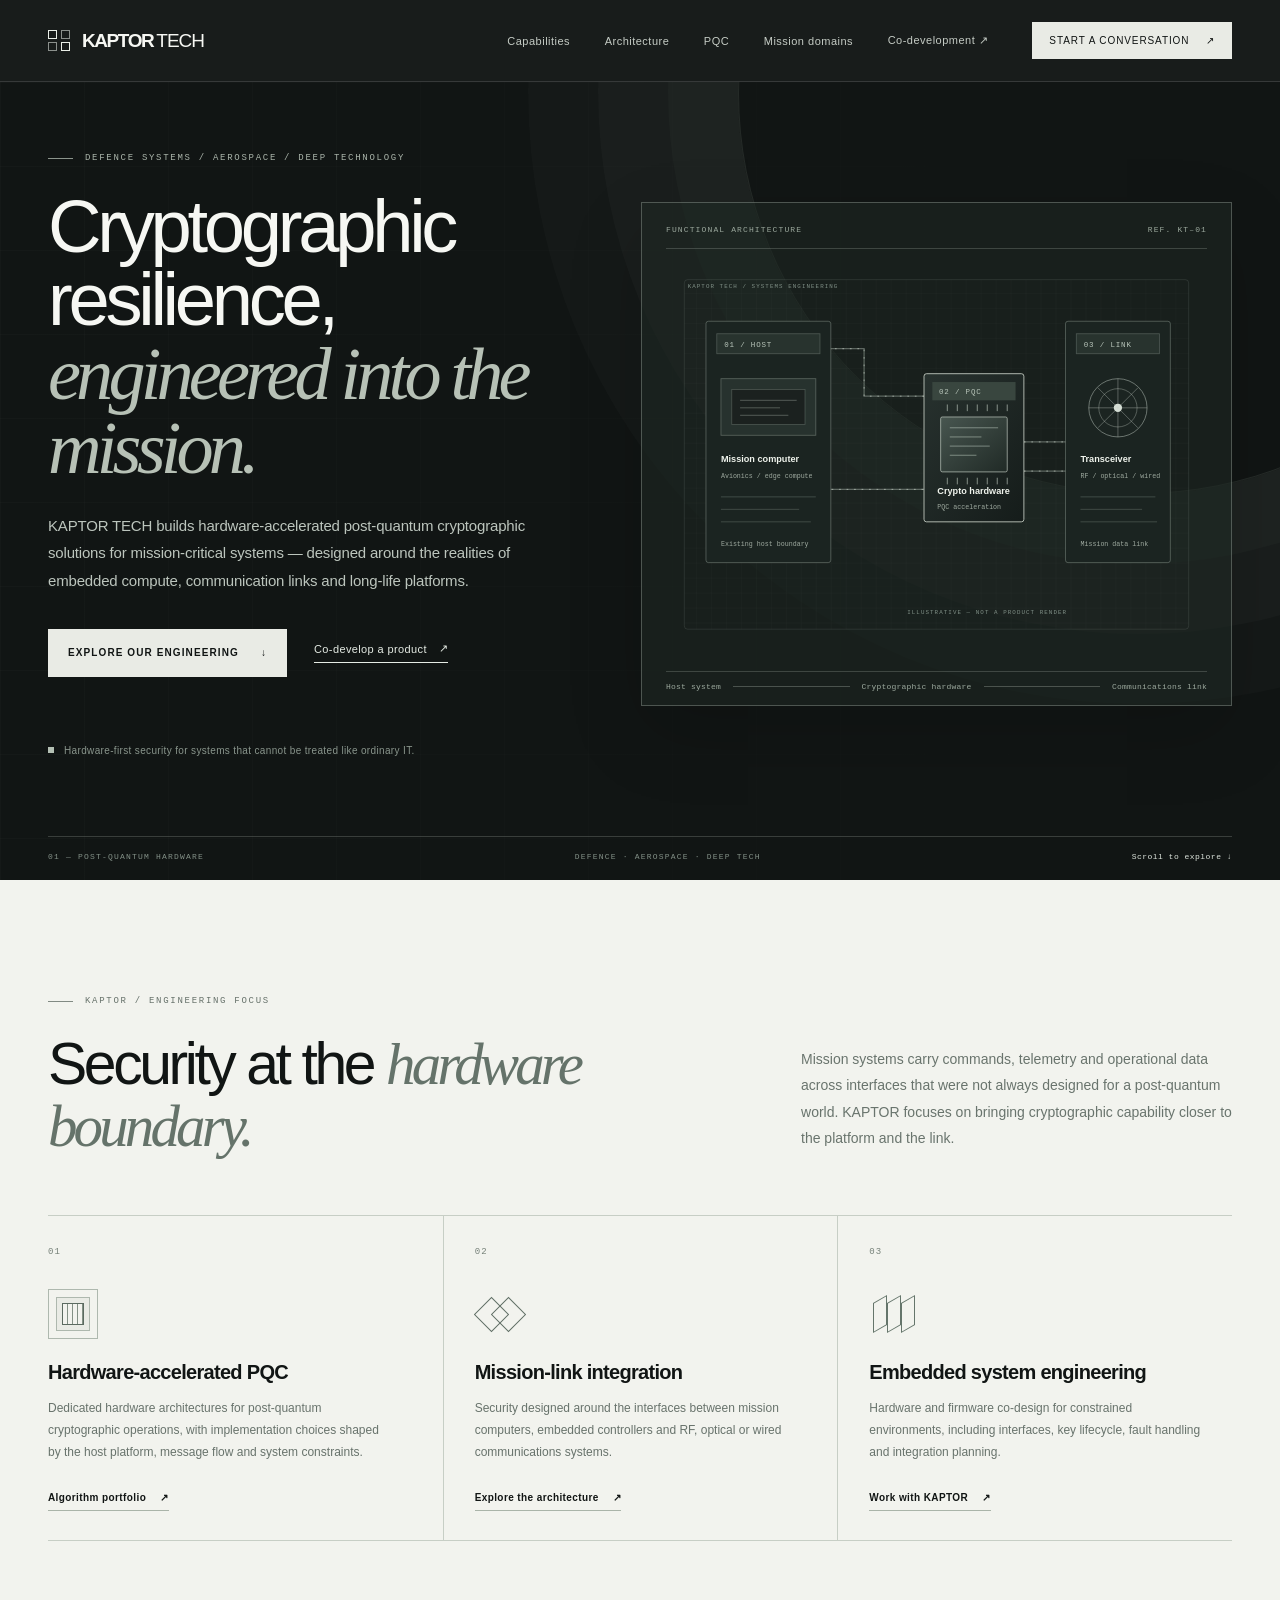
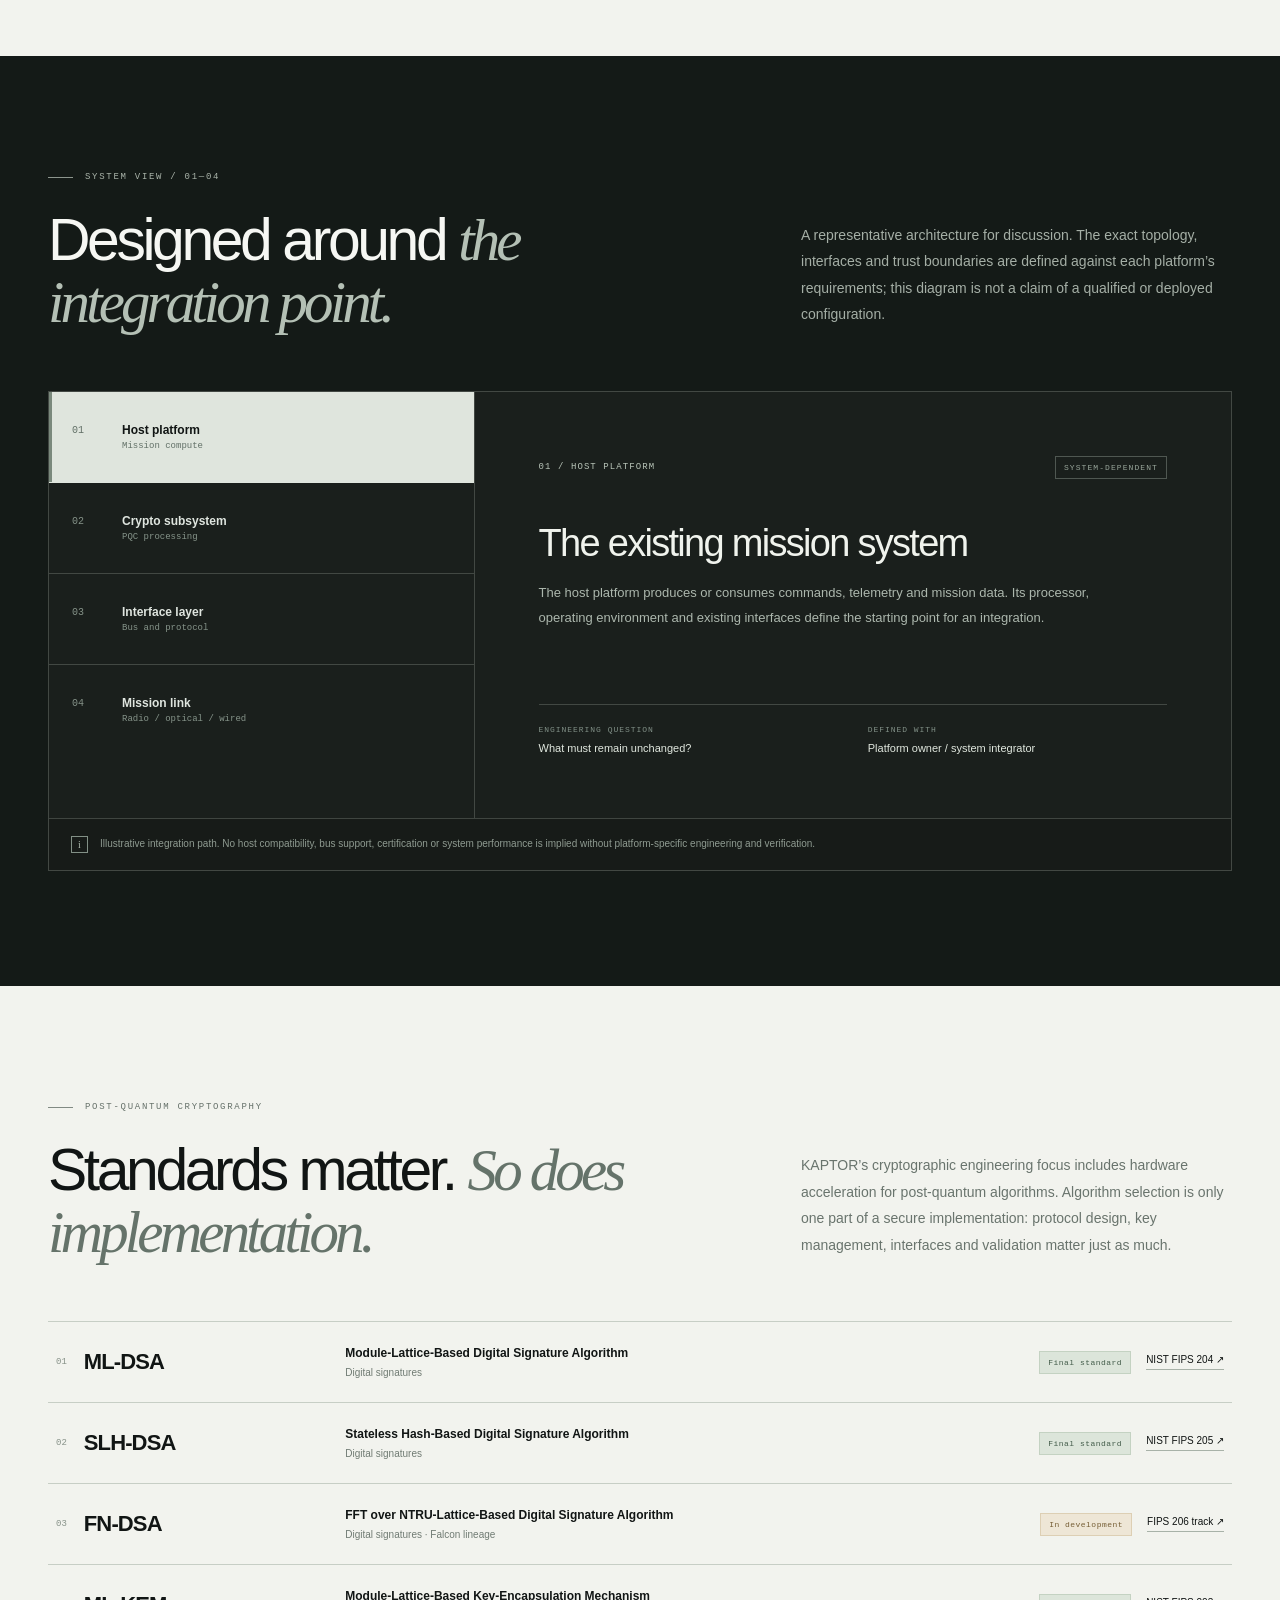
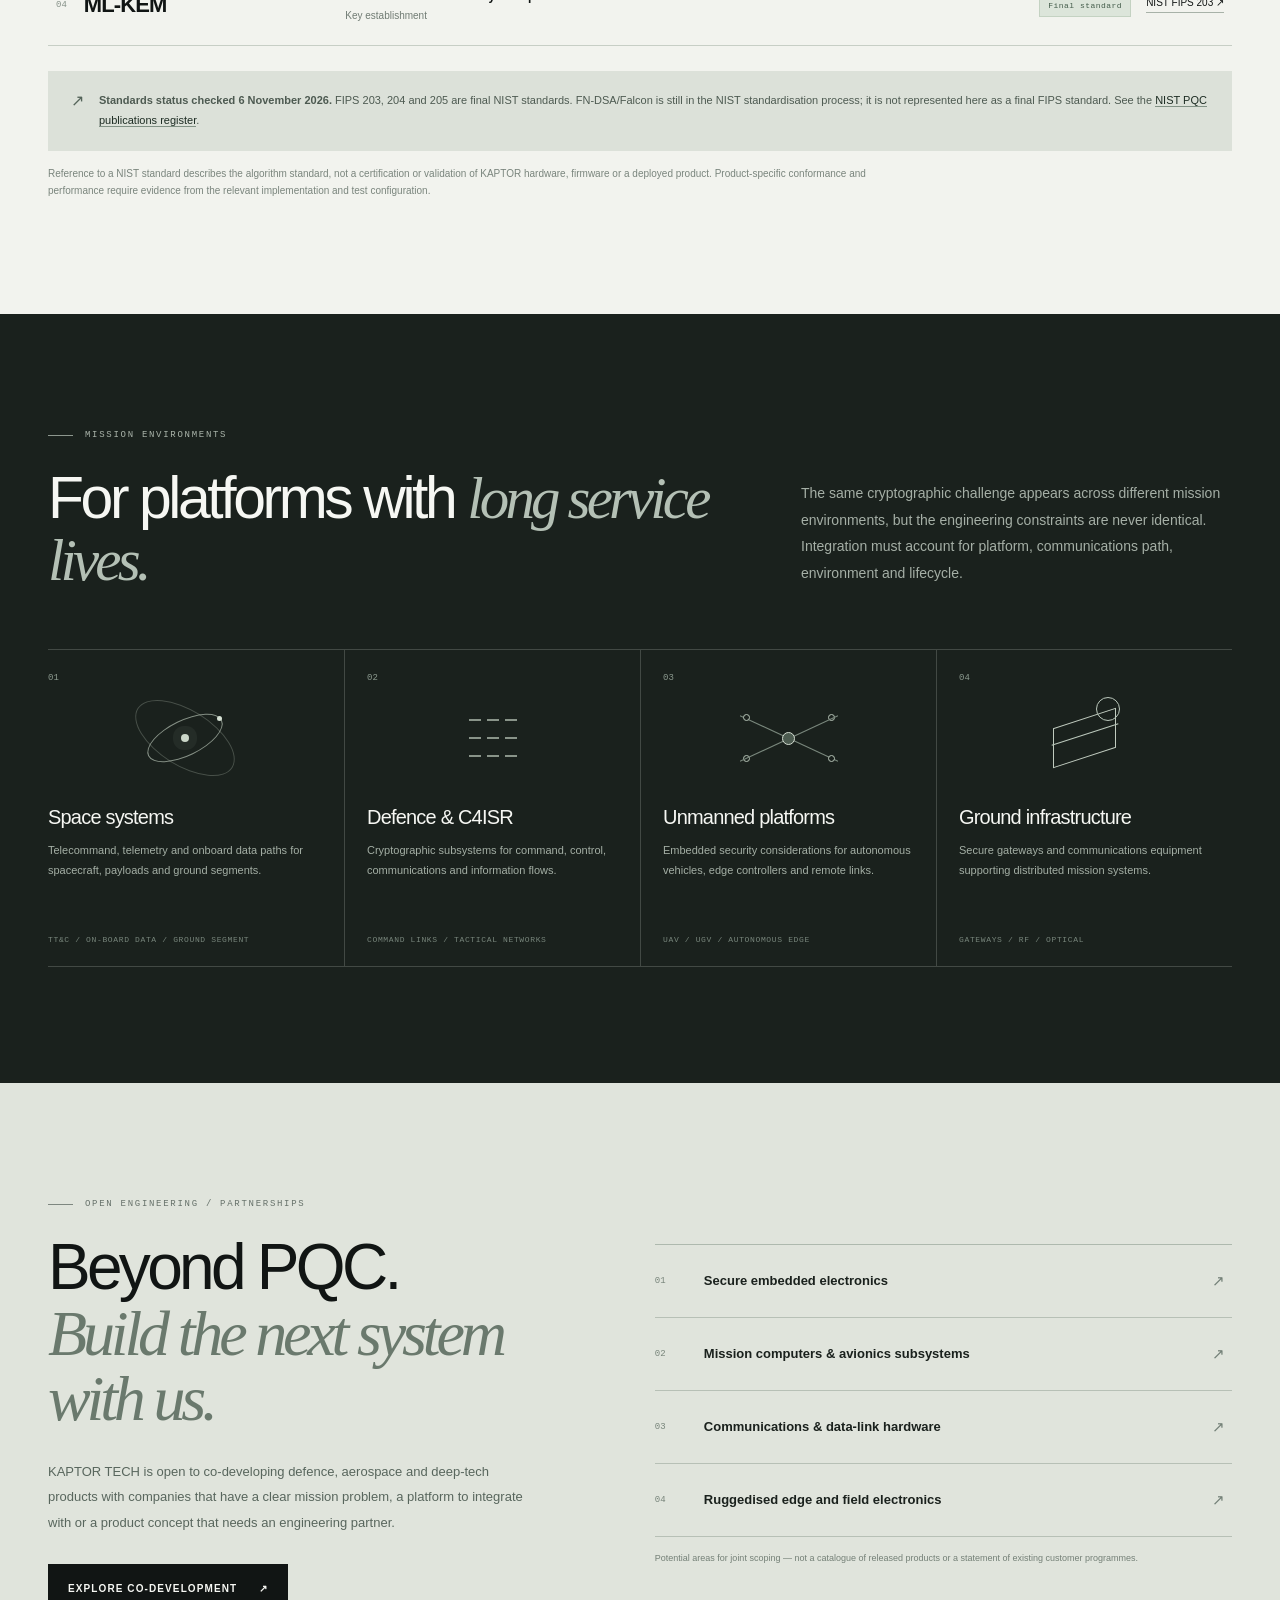
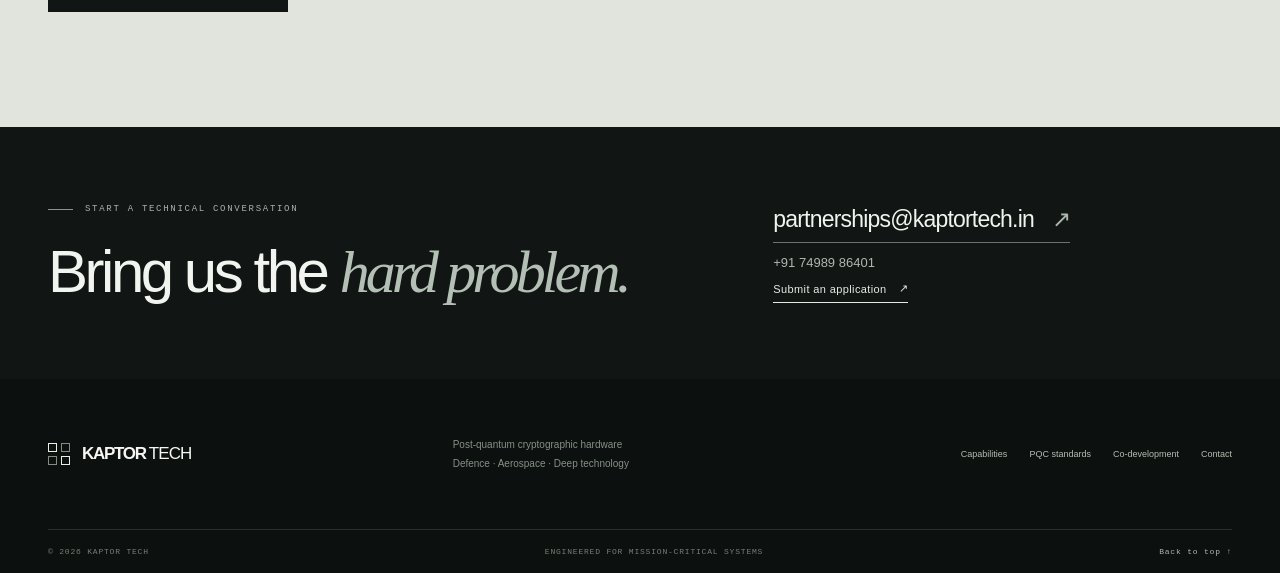
<file: index.html>
<!doctype html>
<html lang="en">
<head>
  <meta charset="utf-8">
  <meta name="viewport" content="width=device-width, initial-scale=1">
  <meta name="theme-color" content="#111514">
  <meta name="description" content="KAPTOR TECH builds hardware-accelerated post-quantum cryptographic solutions for mission-critical defence, aerospace and deep-tech systems. It also welcomes co-development applications for new mission hardware.">
  <title>KAPTOR TECH — Post-Quantum Hardware for Mission-Critical Systems</title>
  <link rel="icon" href="assets/mark.svg" type="image/svg+xml">
  <link rel="stylesheet" href="assets/site.css">
  <script defer src="assets/site.js"></script>
</head>
<body>
  <a class="skip-link" href="#main">Skip to content</a>
  <header class="site-header" data-header>
    <a class="brand" href="index.html" aria-label="KAPTOR TECH home">
      <span class="brand-mark" aria-hidden="true"><i></i><i></i><i></i><i></i></span>
      <span>KAPTOR<span class="brand-light">TECH</span></span>
    </a>
    <button class="menu-toggle" type="button" aria-expanded="false" aria-controls="primary-nav" aria-label="Open navigation" data-menu-toggle>
      <span></span><span></span>
    </button>
    <nav class="primary-nav" id="primary-nav" data-nav>
      <a href="#capabilities">Capabilities</a>
      <a href="#architecture">Architecture</a>
      <a href="#algorithms">PQC</a>
      <a href="#domains">Mission domains</a>
      <a href="co-development.html" class="nav-partner">Co-development <span aria-hidden="true">↗</span></a>
    </nav>
    <a class="header-cta" href="co-development.html#application">Start a conversation <span aria-hidden="true">↗</span></a>
  </header>

  <main id="main">
    <section class="hero dark-section">
      <div class="hero-gridline" aria-hidden="true"></div>
      <div class="hero-inner shell">
        <div class="hero-copy">
          <p class="eyebrow eyebrow-light"><span class="eyebrow-rule"></span> Defence systems / Aerospace / Deep technology</p>
          <h1>Cryptographic resilience, <em>engineered into the mission.</em></h1>
          <p class="hero-lede">KAPTOR TECH builds hardware-accelerated post-quantum cryptographic solutions for mission-critical systems — designed around the realities of embedded compute, communication links and long-life platforms.</p>
          <div class="hero-actions">
            <a class="button button-light" href="#capabilities">Explore our engineering <span aria-hidden="true">↓</span></a>
            <a class="text-link text-link-light" href="co-development.html">Co-develop a product <span aria-hidden="true">↗</span></a>
          </div>
          <div class="hero-footnote"><span class="tiny-square"></span> Hardware-first security for systems that cannot be treated like ordinary IT.</div>
        </div>

        <div class="hero-visual" aria-label="Conceptual block diagram of a mission computer connected through a PQC hardware module to a communications link">
          <div class="visual-topline"><span>FUNCTIONAL ARCHITECTURE</span><span>REF. KT–01</span></div>
          <svg class="architecture-art" viewBox="0 0 650 480" role="img" aria-labelledby="hero-svg-title hero-svg-desc">
            <title id="hero-svg-title">Mission link protected by a cryptographic hardware module</title>
            <desc id="hero-svg-desc">A mission host connects to a separate cryptographic hardware block, then to a radio or optical communications interface.</desc>
            <defs>
              <linearGradient id="boardFill" x1="0" x2="1" y1="0" y2="1"><stop offset="0" stop-color="#28322f"/><stop offset="1" stop-color="#151c1a"/></linearGradient>
              <linearGradient id="chipFill" x1="0" x2="1" y1="0" y2="1"><stop offset="0" stop-color="#485650"/><stop offset="1" stop-color="#202a26"/></linearGradient>
              <pattern id="microGrid" width="18" height="18" patternUnits="userSpaceOnUse"><path d="M18 0H0V18" fill="none" stroke="#aab5ac" stroke-opacity=".08" stroke-width=".7"/></pattern>
            </defs>
            <rect x="22" y="20" width="606" height="420" rx="4" fill="url(#microGrid)" stroke="#8d9a91" stroke-opacity=".2"/>
            <path d="M68 103H238V160H310M68 330H188V272H310M430 215H520V148H580M430 250H510V332H580" fill="none" stroke="#a7b5a9" stroke-opacity=".48" stroke-width="1.5"/>
            <path d="M68 103H238V160H310M68 330H188V272H310M430 215H520V148H580M430 250H510V332H580" fill="none" stroke="#d5dfd5" stroke-opacity=".68" stroke-width="1" stroke-dasharray="2 7"/>
            <g fill="#cbd5cc"><circle cx="68" cy="103" r="3"/><circle cx="68" cy="330" r="3"/><circle cx="580" cy="148" r="3"/><circle cx="580" cy="332" r="3"/></g>
            <g transform="translate(48 70)">
              <rect width="150" height="290" rx="3" fill="#1b2421" stroke="#8d9a91" stroke-opacity=".55"/>
              <rect x="13" y="15" width="124" height="24" fill="#28332e" stroke="#8d9a91" stroke-opacity=".4"/>
              <text x="22" y="31" class="svg-kicker">01 / HOST</text>
              <rect x="18" y="69" width="114" height="68" fill="#27322e" stroke="#aeb9af" stroke-opacity=".4"/>
              <rect x="31" y="82" width="88" height="42" fill="#1b211f" stroke="#8d9a91" stroke-opacity=".38"/>
              <path d="M41 95h68M41 104h48M41 113h58" stroke="#aeb9af" stroke-opacity=".45"/>
              <text x="18" y="169" class="svg-main">Mission computer</text>
              <text x="18" y="188" class="svg-sub">Avionics / edge compute</text>
              <path d="M18 211H132M18 226H112M18 241H126" stroke="#819087" stroke-opacity=".42"/>
              <text x="18" y="270" class="svg-sub">Existing host boundary</text>
            </g>
            <g transform="translate(310 133)">
              <rect width="120" height="178" rx="3" fill="url(#boardFill)" stroke="#d7dfd5" stroke-opacity=".78" stroke-width="1.2"/>
              <rect x="10" y="10" width="100" height="22" fill="#39463f"/>
              <text x="18" y="25" class="svg-kicker">02 / PQC</text>
              <rect x="20" y="52" width="80" height="66" rx="2" fill="url(#chipFill)" stroke="#c7d1c8" stroke-opacity=".78"/>
              <path d="M28 45v-8m12 8v-8m12 8v-8m12 8v-8m12 8v-8m12 8v-8m12 8v-8M28 125v8m12-8v8m12-8v8m12-8v8m12-8v8m12-8v8m12-8v8" stroke="#d3ddd3" stroke-opacity=".7"/>
              <path d="M31 65h58M31 76h38M31 87h48M31 98h32" stroke="#c5d2c7" stroke-opacity=".6"/>
              <text x="16" y="145" class="svg-main">Crypto hardware</text>
              <text x="16" y="162" class="svg-sub">PQC acceleration</text>
            </g>
            <g transform="translate(480 70)">
              <rect width="126" height="290" rx="3" fill="#1b2421" stroke="#8d9a91" stroke-opacity=".55"/>
              <rect x="13" y="15" width="100" height="24" fill="#28332e" stroke="#8d9a91" stroke-opacity=".4"/>
              <text x="22" y="31" class="svg-kicker">03 / LINK</text>
              <circle cx="63" cy="104" r="35" fill="none" stroke="#cbd5cc" stroke-opacity=".55"/>
              <circle cx="63" cy="104" r="23" fill="none" stroke="#cbd5cc" stroke-opacity=".4"/>
              <circle cx="63" cy="104" r="5" fill="#d6dfd6"/>
              <path d="M63 69v70M28 104h70M39 80l48 48M87 80l-48 48" stroke="#cbd5cc" stroke-opacity=".42"/>
              <text x="18" y="169" class="svg-main">Transceiver</text>
              <text x="18" y="188" class="svg-sub">RF / optical / wired</text>
              <path d="M18 211H108M18 226H92M18 241H110" stroke="#819087" stroke-opacity=".42"/>
              <text x="18" y="270" class="svg-sub">Mission data link</text>
            </g>
            <text x="26" y="30" class="svg-coord">KAPTOR TECH / SYSTEMS ENGINEERING</text>
            <text x="482" y="422" class="svg-coord" text-anchor="end">ILLUSTRATIVE — NOT A PRODUCT RENDER</text>
          </svg>
          <div class="visual-caption"><span>Host system</span><span class="caption-line"></span><span>Cryptographic hardware</span><span class="caption-line"></span><span>Communications link</span></div>
        </div>
      </div>
      <div class="hero-bottom shell"><span>01 — POST-QUANTUM HARDWARE</span><span>DEFENCE · AEROSPACE · DEEP TECH</span><a href="#capabilities">Scroll to explore <span aria-hidden="true">↓</span></a></div>
    </section>

    <section class="intro-section section-pad" id="capabilities">
      <div class="shell">
        <div class="section-heading split-heading">
          <div><p class="eyebrow"><span class="eyebrow-rule"></span> KAPTOR / ENGINEERING FOCUS</p><h2>Security at the <em>hardware boundary.</em></h2></div>
          <p class="section-intro">Mission systems carry commands, telemetry and operational data across interfaces that were not always designed for a post-quantum world. KAPTOR focuses on bringing cryptographic capability closer to the platform and the link.</p>
        </div>
        <div class="capability-grid">
          <article class="capability-card">
            <span class="card-index">01</span><div class="card-icon icon-chip" aria-hidden="true"><span></span></div>
            <h3>Hardware-accelerated PQC</h3><p>Dedicated hardware architectures for post-quantum cryptographic operations, with implementation choices shaped by the host platform, message flow and system constraints.</p>
            <a href="#algorithms" class="card-link">Algorithm portfolio <span aria-hidden="true">↗</span></a>
          </article>
          <article class="capability-card">
            <span class="card-index">02</span><div class="card-icon icon-link" aria-hidden="true"><span></span><span></span></div>
            <h3>Mission-link integration</h3><p>Security designed around the interfaces between mission computers, embedded controllers and RF, optical or wired communications systems.</p>
            <a href="#architecture" class="card-link">Explore the architecture <span aria-hidden="true">↗</span></a>
          </article>
          <article class="capability-card">
            <span class="card-index">03</span><div class="card-icon icon-module" aria-hidden="true"><span></span><span></span><span></span></div>
            <h3>Embedded system engineering</h3><p>Hardware and firmware co-design for constrained environments, including interfaces, key lifecycle, fault handling and integration planning.</p>
            <a href="co-development.html" class="card-link">Work with KAPTOR <span aria-hidden="true">↗</span></a>
          </article>
        </div>
      </div>
    </section>

    <section class="architecture-section section-pad dark-section" id="architecture">
      <div class="shell">
        <div class="section-heading split-heading section-heading-light">
          <div><p class="eyebrow eyebrow-light"><span class="eyebrow-rule"></span> SYSTEM VIEW / 01—04</p><h2>Designed around <em>the integration point.</em></h2></div>
          <p class="section-intro">A representative architecture for discussion. The exact topology, interfaces and trust boundaries are defined against each platform’s requirements; this diagram is not a claim of a qualified or deployed configuration.</p>
        </div>
        <div class="architecture-explorer">
          <div class="architecture-steps" role="tablist" aria-label="Architecture stages">
            <button class="architecture-step is-active" type="button" role="tab" aria-selected="true" aria-controls="architecture-detail" data-arch-step="0"><span>01</span><strong>Host platform</strong><small>Mission compute</small></button>
            <button class="architecture-step" type="button" role="tab" aria-selected="false" aria-controls="architecture-detail" data-arch-step="1"><span>02</span><strong>Crypto subsystem</strong><small>PQC processing</small></button>
            <button class="architecture-step" type="button" role="tab" aria-selected="false" aria-controls="architecture-detail" data-arch-step="2"><span>03</span><strong>Interface layer</strong><small>Bus and protocol</small></button>
            <button class="architecture-step" type="button" role="tab" aria-selected="false" aria-controls="architecture-detail" data-arch-step="3"><span>04</span><strong>Mission link</strong><small>Radio / optical / wired</small></button>
          </div>
          <div class="architecture-detail" id="architecture-detail" role="tabpanel" tabindex="0" aria-live="polite">
            <div class="detail-topline"><span id="arch-kicker">01 / HOST PLATFORM</span><span class="detail-status">SYSTEM-DEPENDENT</span></div>
            <h3 id="arch-title">The existing mission system</h3>
            <p id="arch-copy">The host platform produces or consumes commands, telemetry and mission data. Its processor, operating environment and existing interfaces define the starting point for an integration.</p>
            <div class="detail-meta"><div><span>ENGINEERING QUESTION</span><strong id="arch-question">What must remain unchanged?</strong></div><div><span>DEFINED WITH</span><strong id="arch-owner">Platform owner / system integrator</strong></div></div>
          </div>
          <div class="architecture-note"><span class="note-mark">i</span><p>Illustrative integration path. No host compatibility, bus support, certification or system performance is implied without platform-specific engineering and verification.</p></div>
        </div>
      </div>
    </section>

    <section class="pqc-section section-pad" id="algorithms">
      <div class="shell">
        <div class="section-heading split-heading">
          <div><p class="eyebrow"><span class="eyebrow-rule"></span> POST-QUANTUM CRYPTOGRAPHY</p><h2>Standards matter. <em>So does implementation.</em></h2></div>
          <p class="section-intro">KAPTOR’s cryptographic engineering focus includes hardware acceleration for post-quantum algorithms. Algorithm selection is only one part of a secure implementation: protocol design, key management, interfaces and validation matter just as much.</p>
        </div>
        <div class="algorithm-table" role="list" aria-label="Relevant post-quantum algorithms and NIST status">
          <article class="algorithm-row" role="listitem"><div class="algorithm-name"><span class="algorithm-no">01</span><h3>ML-DSA</h3></div><div class="algorithm-purpose"><strong>Module-Lattice-Based Digital Signature Algorithm</strong><span>Digital signatures</span></div><div class="algorithm-standard"><span class="standard-tag is-final">Final standard</span><a href="https://csrc.nist.gov/pubs/fips/204/final" target="_blank" rel="noopener">NIST FIPS 204 ↗</a></div></article>
          <article class="algorithm-row" role="listitem"><div class="algorithm-name"><span class="algorithm-no">02</span><h3>SLH-DSA</h3></div><div class="algorithm-purpose"><strong>Stateless Hash-Based Digital Signature Algorithm</strong><span>Digital signatures</span></div><div class="algorithm-standard"><span class="standard-tag is-final">Final standard</span><a href="https://csrc.nist.gov/pubs/fips/205/final" target="_blank" rel="noopener">NIST FIPS 205 ↗</a></div></article>
          <article class="algorithm-row" role="listitem"><div class="algorithm-name"><span class="algorithm-no">03</span><h3>FN-DSA</h3></div><div class="algorithm-purpose"><strong>FFT over NTRU-Lattice-Based Digital Signature Algorithm</strong><span>Digital signatures · Falcon lineage</span></div><div class="algorithm-standard"><span class="standard-tag is-development">In development</span><a href="https://csrc.nist.gov/Projects/post-quantum-cryptography" target="_blank" rel="noopener">FIPS 206 track ↗</a></div></article>
          <article class="algorithm-row" role="listitem"><div class="algorithm-name"><span class="algorithm-no">04</span><h3>ML-KEM</h3></div><div class="algorithm-purpose"><strong>Module-Lattice-Based Key-Encapsulation Mechanism</strong><span>Key establishment</span></div><div class="algorithm-standard"><span class="standard-tag is-final">Final standard</span><a href="https://csrc.nist.gov/pubs/fips/203/final" target="_blank" rel="noopener">NIST FIPS 203 ↗</a></div></article>
        </div>
        <div class="standards-footnote"><span class="footnote-symbol">↗</span><p><strong>Standards status checked 6 November 2026.</strong> FIPS 203, 204 and 205 are final NIST standards. FN-DSA/Falcon is still in the NIST standardisation process; it is not represented here as a final FIPS standard. See the <a href="https://csrc.nist.gov/Projects/post-quantum-cryptography/publications" target="_blank" rel="noopener">NIST PQC publications register</a>.</p></div>
        <p class="small-print">Reference to a NIST standard describes the algorithm standard, not a certification or validation of KAPTOR hardware, firmware or a deployed product. Product-specific conformance and performance require evidence from the relevant implementation and test configuration.</p>
      </div>
    </section>

    <section class="domains-section section-pad dark-section" id="domains">
      <div class="shell">
        <div class="section-heading split-heading section-heading-light">
          <div><p class="eyebrow eyebrow-light"><span class="eyebrow-rule"></span> MISSION ENVIRONMENTS</p><h2>For platforms with <em>long service lives.</em></h2></div>
          <p class="section-intro">The same cryptographic challenge appears across different mission environments, but the engineering constraints are never identical. Integration must account for platform, communications path, environment and lifecycle.</p>
        </div>
        <div class="domain-grid">
          <article class="domain-card"><span class="domain-number">01</span><div class="domain-graphic orbit-graphic" aria-hidden="true"><span class="orbit-core"></span><span class="orbit-ring ring-a"></span><span class="orbit-ring ring-b"></span><span class="orbit-node"></span></div><h3>Space systems</h3><p>Telecommand, telemetry and onboard data paths for spacecraft, payloads and ground segments.</p><span class="domain-interfaces">TT&C / ON-BOARD DATA / GROUND SEGMENT</span></article>
          <article class="domain-card"><span class="domain-number">02</span><div class="domain-graphic grid-graphic" aria-hidden="true"><span></span><span></span><span></span><span></span><span></span><span></span><span></span><span></span><span></span></div><h3>Defence &amp; C4ISR</h3><p>Cryptographic subsystems for command, control, communications and information flows.</p><span class="domain-interfaces">COMMAND LINKS / TACTICAL NETWORKS</span></article>
          <article class="domain-card"><span class="domain-number">03</span><div class="domain-graphic node-graphic" aria-hidden="true"><span class="node-center"></span><i></i><i></i><i></i><i></i><b></b></div><h3>Unmanned platforms</h3><p>Embedded security considerations for autonomous vehicles, edge controllers and remote links.</p><span class="domain-interfaces">UAV / UGV / AUTONOMOUS EDGE</span></article>
          <article class="domain-card"><span class="domain-number">04</span><div class="domain-graphic station-graphic" aria-hidden="true"><span></span><i></i><b></b></div><h3>Ground infrastructure</h3><p>Secure gateways and communications equipment supporting distributed mission systems.</p><span class="domain-interfaces">GATEWAYS / RF / OPTICAL</span></article>
        </div>
      </div>
    </section>

    <section class="codev-banner section-pad" id="co-development">
      <div class="shell codev-layout">
        <div class="codev-copy">
          <p class="eyebrow"><span class="eyebrow-rule"></span> OPEN ENGINEERING / PARTNERSHIPS</p>
          <h2>Beyond PQC.<br><em>Build the next system with us.</em></h2>
          <p>KAPTOR TECH is open to co-developing defence, aerospace and deep-tech products with companies that have a clear mission problem, a platform to integrate with or a product concept that needs an engineering partner.</p>
          <a class="button button-dark" href="co-development.html">Explore co-development <span aria-hidden="true">↗</span></a>
        </div>
        <div class="codev-list">
          <div><span>01</span><strong>Secure embedded electronics</strong><span class="list-arrow">↗</span></div>
          <div><span>02</span><strong>Mission computers &amp; avionics subsystems</strong><span class="list-arrow">↗</span></div>
          <div><span>03</span><strong>Communications &amp; data-link hardware</strong><span class="list-arrow">↗</span></div>
          <div><span>04</span><strong>Ruggedised edge and field electronics</strong><span class="list-arrow">↗</span></div>
          <p class="list-disclaimer">Potential areas for joint scoping — not a catalogue of released products or a statement of existing customer programmes.</p>
        </div>
      </div>
    </section>

    <section class="contact-strip section-pad dark-section">
      <div class="shell contact-layout"><div><p class="eyebrow eyebrow-light"><span class="eyebrow-rule"></span> START A TECHNICAL CONVERSATION</p><h2>Bring us the <em>hard problem.</em></h2></div><div class="contact-actions"><a href="mailto:partnerships@kaptortech.in" class="contact-email">partnerships@kaptortech.in <span aria-hidden="true">↗</span></a><a href="tel:+917498986401" class="contact-phone">+91 74989 86401</a><a href="co-development.html#application" class="text-link text-link-light">Submit an application <span aria-hidden="true">↗</span></a></div></div>
    </section>
  </main>

  <footer class="site-footer">
    <div class="shell footer-main"><a class="brand brand-footer" href="index.html"><span class="brand-mark" aria-hidden="true"><i></i><i></i><i></i><i></i></span><span>KAPTOR<span class="brand-light">TECH</span></span></a><p>Post-quantum cryptographic hardware<br>Defence · Aerospace · Deep technology</p><nav aria-label="Footer"><a href="#capabilities">Capabilities</a><a href="#algorithms">PQC standards</a><a href="co-development.html">Co-development</a><a href="mailto:partnerships@kaptortech.in">Contact</a></nav></div>
    <div class="shell footer-bottom"><span>© <span data-year></span> KAPTOR TECH</span><span>ENGINEERED FOR MISSION-CRITICAL SYSTEMS</span><a href="#main">Back to top ↑</a></div>
  </footer>
</body>
</html>
</file>
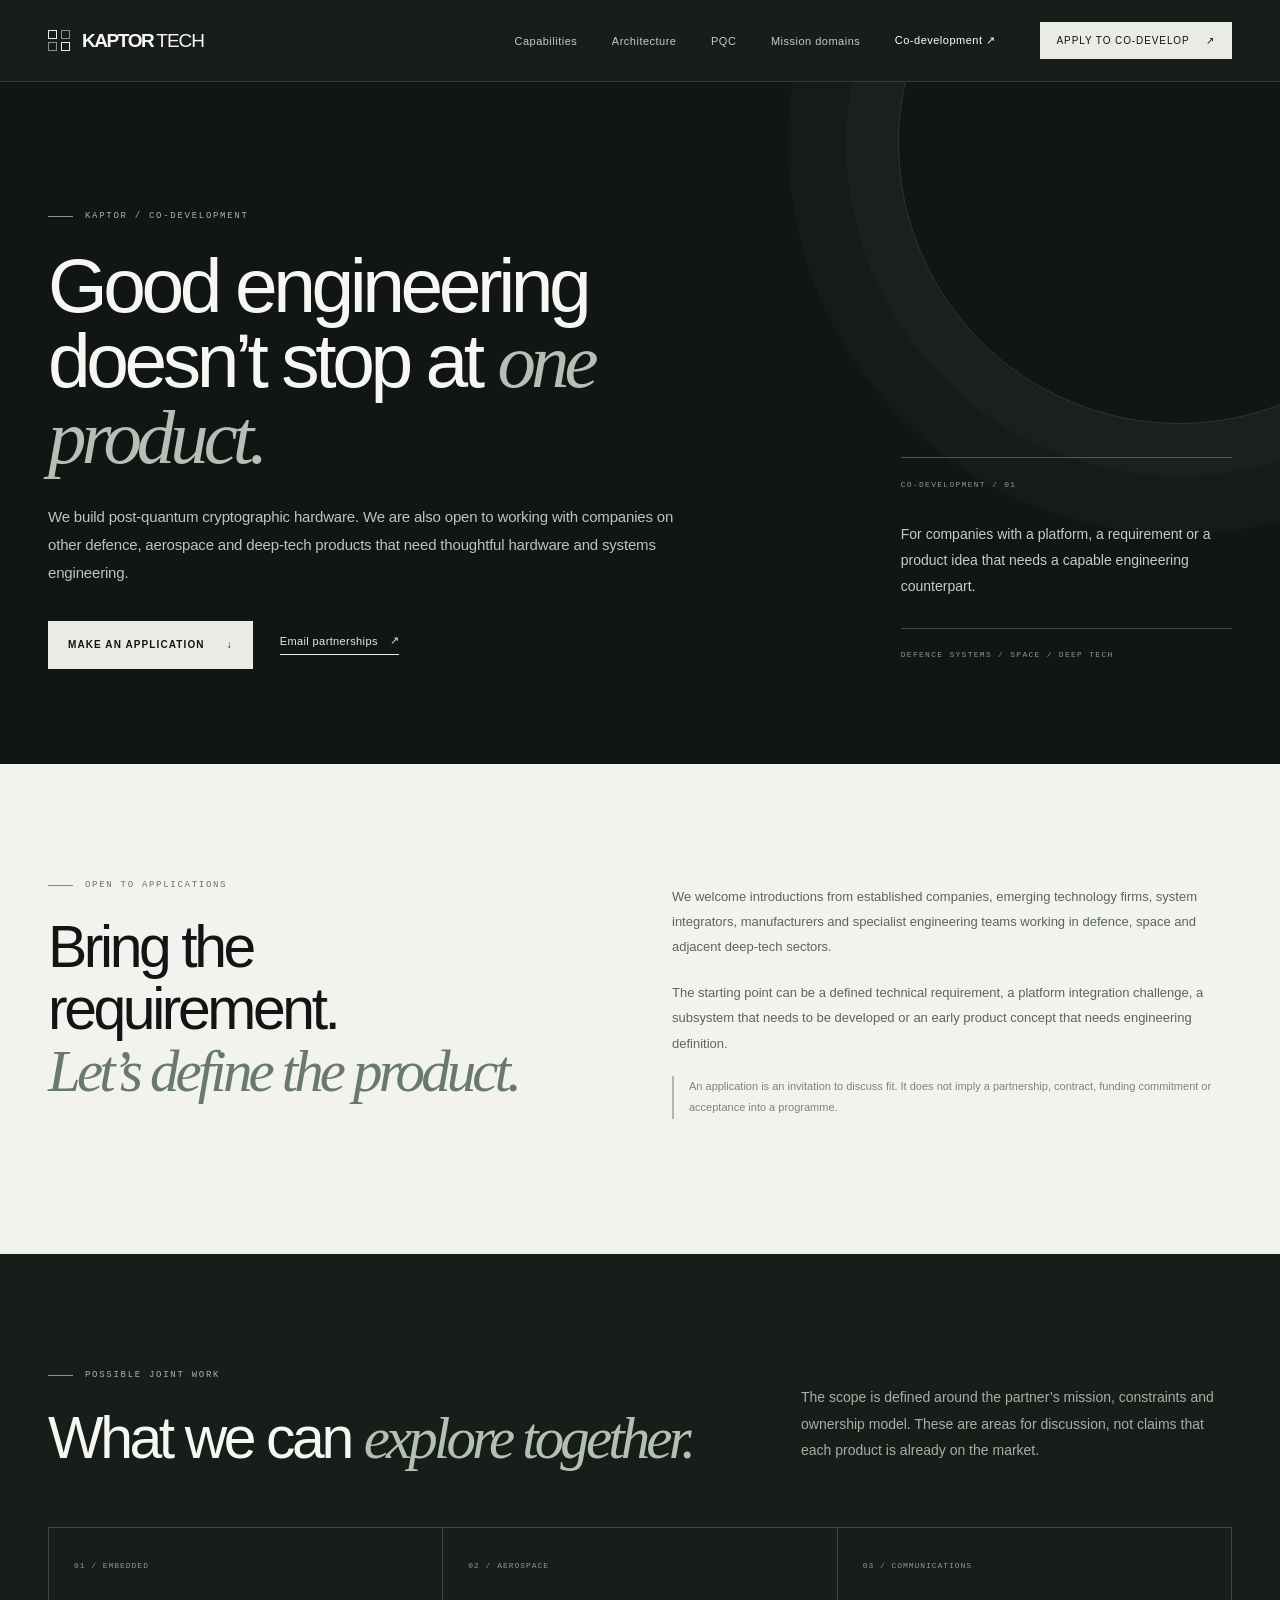
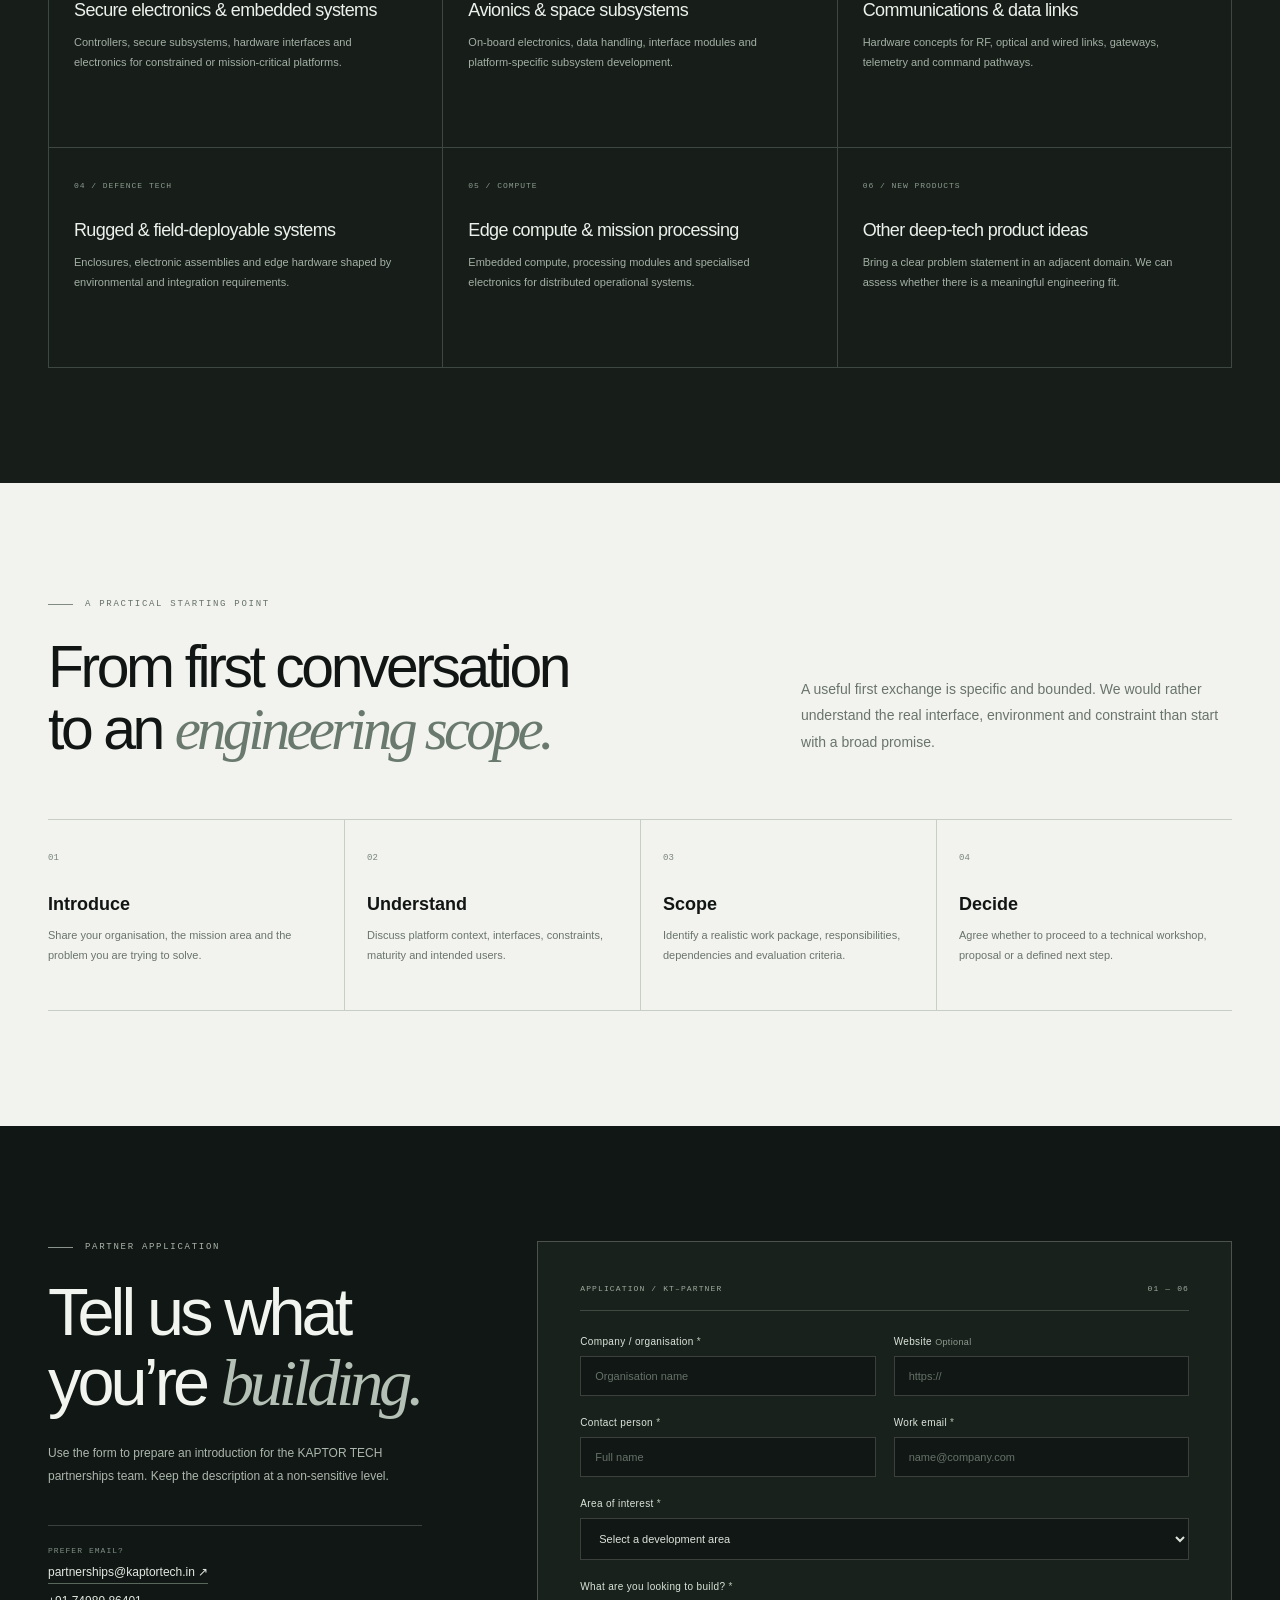
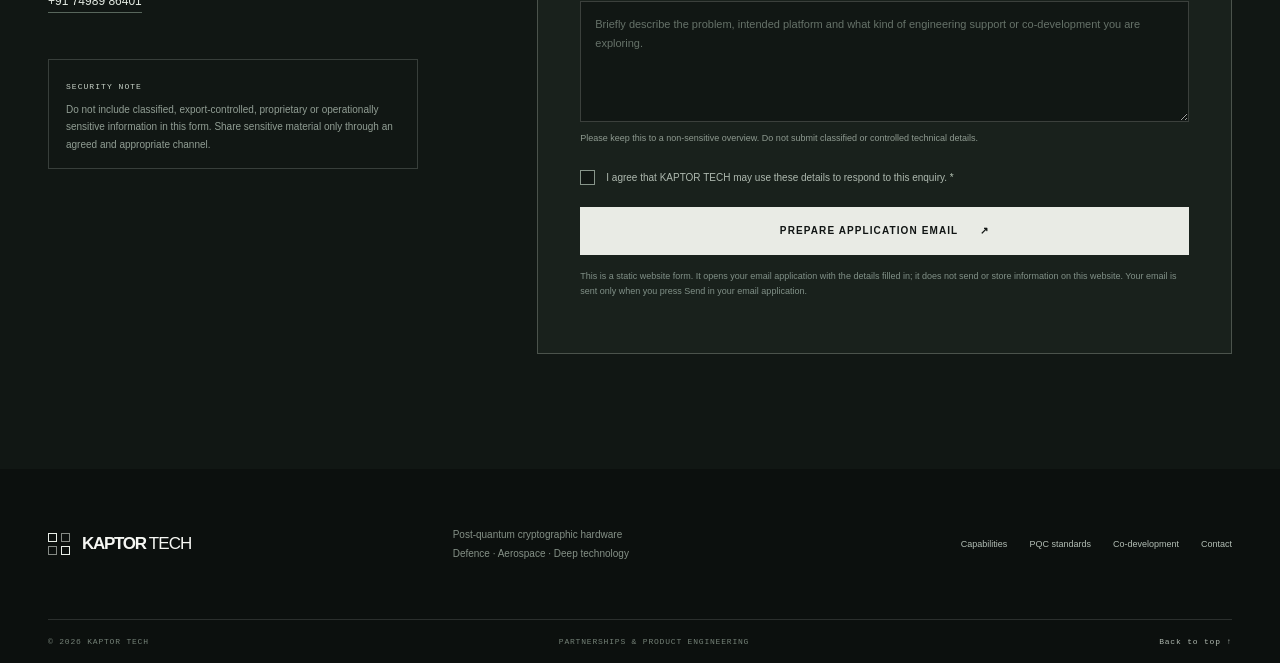
<file: co-development.html>
<!doctype html>
<html lang="en">
<head>
  <meta charset="utf-8">
  <meta name="viewport" content="width=device-width, initial-scale=1">
  <meta name="theme-color" content="#111514">
  <meta name="description" content="KAPTOR TECH invites companies and engineering teams to apply for co-development of defence, aerospace and deep-tech products.">
  <title>Co-Development — KAPTOR TECH</title>
  <link rel="icon" href="assets/mark.svg" type="image/svg+xml">
  <link rel="stylesheet" href="assets/site.css">
  <script defer src="assets/site.js"></script>
</head>
<body>
  <a class="skip-link" href="#main">Skip to content</a>
  <header class="site-header" data-header>
    <a class="brand" href="index.html" aria-label="KAPTOR TECH home"><span class="brand-mark" aria-hidden="true"><i></i><i></i><i></i><i></i></span><span>KAPTOR<span class="brand-light">TECH</span></span></a>
    <button class="menu-toggle" type="button" aria-expanded="false" aria-controls="primary-nav" aria-label="Open navigation" data-menu-toggle><span></span><span></span></button>
    <nav class="primary-nav" id="primary-nav" data-nav><a href="index.html#capabilities">Capabilities</a><a href="index.html#architecture">Architecture</a><a href="index.html#algorithms">PQC</a><a href="index.html#domains">Mission domains</a><a href="co-development.html" class="nav-partner" aria-current="page">Co-development <span aria-hidden="true">↗</span></a></nav>
    <a class="header-cta" href="#application">Apply to co-develop <span aria-hidden="true">↗</span></a>
  </header>
  <main id="main">
    <section class="page-hero dark-section">
      <div class="shell page-hero-grid"><div><p class="eyebrow eyebrow-light"><span class="eyebrow-rule"></span> KAPTOR / CO-DEVELOPMENT</p><h1>Good engineering<br>doesn’t stop at <em>one product.</em></h1><p class="hero-lede">We build post-quantum cryptographic hardware. We are also open to working with companies on other defence, aerospace and deep-tech products that need thoughtful hardware and systems engineering.</p><div class="hero-actions"><a class="button button-light" href="#application">Make an application <span aria-hidden="true">↓</span></a><a class="text-link text-link-light" href="mailto:partnerships@kaptortech.in">Email partnerships <span aria-hidden="true">↗</span></a></div></div><div class="page-hero-aside"><span class="aside-index">CO-DEVELOPMENT / 01</span><p>For companies with a platform, a requirement or a product idea that needs a capable engineering counterpart.</p><div class="aside-line"></div><span class="aside-meta">DEFENCE SYSTEMS / SPACE / DEEP TECH</span></div></div>
    </section>
    <section class="section-pad application-intro"><div class="shell two-col"><div><p class="eyebrow"><span class="eyebrow-rule"></span> OPEN TO APPLICATIONS</p><h2>Bring the requirement.<br><em>Let’s define the product.</em></h2></div><div class="prose-block"><p>We welcome introductions from established companies, emerging technology firms, system integrators, manufacturers and specialist engineering teams working in defence, space and adjacent deep-tech sectors.</p><p>The starting point can be a defined technical requirement, a platform integration challenge, a subsystem that needs to be developed or an early product concept that needs engineering definition.</p><p class="muted">An application is an invitation to discuss fit. It does not imply a partnership, contract, funding commitment or acceptance into a programme.</p></div></div></section>
    <section class="areas-section dark-section section-pad"><div class="shell"><div class="section-heading split-heading section-heading-light"><div><p class="eyebrow eyebrow-light"><span class="eyebrow-rule"></span> POSSIBLE JOINT WORK</p><h2>What we can <em>explore together.</em></h2></div><p class="section-intro">The scope is defined around the partner’s mission, constraints and ownership model. These are areas for discussion, not claims that each product is already on the market.</p></div><div class="areas-grid"><article><span>01 / EMBEDDED</span><h3>Secure electronics &amp; embedded systems</h3><p>Controllers, secure subsystems, hardware interfaces and electronics for constrained or mission-critical platforms.</p></article><article><span>02 / AEROSPACE</span><h3>Avionics &amp; space subsystems</h3><p>On-board electronics, data handling, interface modules and platform-specific subsystem development.</p></article><article><span>03 / COMMUNICATIONS</span><h3>Communications &amp; data links</h3><p>Hardware concepts for RF, optical and wired links, gateways, telemetry and command pathways.</p></article><article><span>04 / DEFENCE TECH</span><h3>Rugged &amp; field-deployable systems</h3><p>Enclosures, electronic assemblies and edge hardware shaped by environmental and integration requirements.</p></article><article><span>05 / COMPUTE</span><h3>Edge compute &amp; mission processing</h3><p>Embedded compute, processing modules and specialised electronics for distributed operational systems.</p></article><article><span>06 / NEW PRODUCTS</span><h3>Other deep-tech product ideas</h3><p>Bring a clear problem statement in an adjacent domain. We can assess whether there is a meaningful engineering fit.</p></article></div></div></section>
    <section class="section-pad approach-section"><div class="shell"><div class="section-heading split-heading"><div><p class="eyebrow"><span class="eyebrow-rule"></span> A PRACTICAL STARTING POINT</p><h2>From first conversation<br>to an <em>engineering scope.</em></h2></div><p class="section-intro">A useful first exchange is specific and bounded. We would rather understand the real interface, environment and constraint than start with a broad promise.</p></div><div class="approach-grid"><article><span>01</span><h3>Introduce</h3><p>Share your organisation, the mission area and the problem you are trying to solve.</p></article><article><span>02</span><h3>Understand</h3><p>Discuss platform context, interfaces, constraints, maturity and intended users.</p></article><article><span>03</span><h3>Scope</h3><p>Identify a realistic work package, responsibilities, dependencies and evaluation criteria.</p></article><article><span>04</span><h3>Decide</h3><p>Agree whether to proceed to a technical workshop, proposal or a defined next step.</p></article></div></div></section>
    <section class="application-section dark-section section-pad" id="application"><div class="shell application-layout"><div class="application-copy"><p class="eyebrow eyebrow-light"><span class="eyebrow-rule"></span> PARTNER APPLICATION</p><h2>Tell us what<br>you’re <em>building.</em></h2><p>Use the form to prepare an introduction for the KAPTOR TECH partnerships team. Keep the description at a non-sensitive level.</p><div class="direct-contact"><span>Prefer email?</span><a href="mailto:partnerships@kaptortech.in">partnerships@kaptortech.in ↗</a><a href="tel:+917498986401">+91 74989 86401</a></div><div class="privacy-note"><strong>Security note</strong><p>Do not include classified, export-controlled, proprietary or operationally sensitive information in this form. Share sensitive material only through an agreed and appropriate channel.</p></div></div>
      <form class="application-form" data-mail-form>
        <div class="form-heading"><span>APPLICATION / KT–PARTNER</span><span>01 — 06</span></div>
        <div class="form-grid">
          <label class="field"><span>Company / organisation <b>*</b></span><input name="organisation" type="text" autocomplete="organization" required maxlength="120" placeholder="Organisation name"></label>
          <label class="field"><span>Website <small>Optional</small></span><input name="website" type="url" placeholder="https://"></label>
          <label class="field"><span>Contact person <b>*</b></span><input name="contact" type="text" autocomplete="name" required maxlength="100" placeholder="Full name"></label>
          <label class="field"><span>Work email <b>*</b></span><input name="email" type="email" autocomplete="email" required maxlength="160" placeholder="name@company.com"></label>
          <label class="field field-full"><span>Area of interest <b>*</b></span><select name="interest" required><option value="" selected disabled>Select a development area</option><option>Secure embedded electronics</option><option>Avionics and space subsystems</option><option>Communications and data links</option><option>Rugged and field-deployable systems</option><option>Edge compute and mission processing</option><option>Other defence or deep-tech product</option></select></label>
          <label class="field field-full"><span>What are you looking to build? <b>*</b></span><textarea name="summary" required minlength="30" maxlength="1800" rows="5" placeholder="Briefly describe the problem, intended platform and what kind of engineering support or co-development you are exploring."></textarea><small class="field-hint">Please keep this to a non-sensitive overview. Do not submit classified or controlled technical details.</small></label>
        </div>
        <label class="consent-check"><input name="consent" type="checkbox" required><span>I agree that KAPTOR TECH may use these details to respond to this enquiry. <b>*</b></span></label>
        <button type="submit" class="button button-light form-submit">Prepare application email <span aria-hidden="true">↗</span></button>
        <p class="form-disclaimer">This is a static website form. It opens your email application with the details filled in; it does not send or store information on this website. Your email is sent only when you press Send in your email application.</p>
        <p class="form-feedback" aria-live="polite" data-form-feedback></p>
      </form>
    </div></section>
  </main>
  <footer class="site-footer"><div class="shell footer-main"><a class="brand brand-footer" href="index.html"><span class="brand-mark" aria-hidden="true"><i></i><i></i><i></i><i></i></span><span>KAPTOR<span class="brand-light">TECH</span></span></a><p>Post-quantum cryptographic hardware<br>Defence · Aerospace · Deep technology</p><nav aria-label="Footer"><a href="index.html#capabilities">Capabilities</a><a href="index.html#algorithms">PQC standards</a><a href="co-development.html">Co-development</a><a href="mailto:partnerships@kaptortech.in">Contact</a></nav></div><div class="shell footer-bottom"><span>© <span data-year></span> KAPTOR TECH</span><span>PARTNERSHIPS &amp; PRODUCT ENGINEERING</span><a href="#main">Back to top ↑</a></div></footer>
</body>
</html>
</file>
<file: assets/site.css>
@charset "UTF-8";
:root {
  --ink: #111514;
  --ink-2: #1b2420;
  --paper: #e9ebe5;
  --paper-2: #f2f3ee;
  --paper-3: #dce1d9;
  --white: #f6f7f3;
  --muted: #68736c;
  --muted-dark: #a0aaa1;
  --line: #c7cec5;
  --line-dark: rgba(225,234,224,.2);
  --accent: #aebcae;
  --serif: Georgia, "Times New Roman", serif;
  --sans: Inter, "Helvetica Neue", Helvetica, Arial, sans-serif;
  --mono: "SFMono-Regular", Consolas, "Liberation Mono", monospace;
  --shell: 1280px;
}
* { box-sizing: border-box; }
html { scroll-behavior: smooth; scroll-padding-top: 88px; }
body { margin: 0; color: var(--ink); background: var(--paper-2); font-family: var(--sans); -webkit-font-smoothing: antialiased; text-rendering: optimizeLegibility; }
body.menu-open { overflow: hidden; }
a { color: inherit; text-decoration: none; }
button, input, select, textarea { font: inherit; }
button, a { -webkit-tap-highlight-color: transparent; }
::selection { color: var(--ink); background: #c7d1c5; }
.skip-link { position: fixed; left: 14px; top: -60px; z-index: 1000; padding: 12px 16px; background: var(--white); color: var(--ink); }
.skip-link:focus { top: 12px; }
.shell { width: min(var(--shell), calc(100% - 96px)); margin-inline: auto; }
.section-pad { padding-block: clamp(84px, 9vw, 142px); }
.dark-section { color: var(--white); background: var(--ink); }
.site-header { height: 82px; padding-inline: max(48px, calc((100vw - var(--shell))/2)); position: sticky; z-index: 50; top: 0; display: flex; align-items: center; gap: 44px; background: rgba(17,21,20,.97); color: var(--white); border-bottom: 1px solid rgba(255,255,255,.13); backdrop-filter: blur(16px); }
.brand { display: inline-flex; align-items: center; gap: 12px; flex: 0 0 auto; color: var(--white); font-weight: 760; letter-spacing: -.075em; font-size: 19px; }
.brand-light { font-weight: 350; margin-left: 3px; letter-spacing: -.055em; }
.brand-mark { width: 22px; height: 22px; display: grid; grid-template-columns: 1fr 1fr; grid-template-rows: 1fr 1fr; gap: 3px; transform: rotate(0deg); }
.brand-mark i { display: block; border: 1.5px solid #e9eee7; width: 9px; height: 9px; }
.brand-mark i:nth-child(2), .brand-mark i:nth-child(3) { opacity: .55; }
.primary-nav { display: flex; align-items: center; justify-content: center; gap: clamp(18px, 2.7vw, 38px); margin-left: auto; }
.primary-nav a, .header-cta { font-size: 11px; letter-spacing: .045em; color: #c5ccc5; transition: color .2s ease; }
.primary-nav a:hover, .primary-nav a[aria-current="page"] { color: #fff; }
.nav-partner { position: relative; }
.nav-partner::after { content: ""; position: absolute; height: 1px; bottom: -8px; left: 0; width: 0; background: #e9eee7; transition: width .25s ease; }
.nav-partner:hover::after { width: 100%; }
.header-cta { color: var(--ink); background: var(--paper); padding: 13px 17px; font-size: 10px; text-transform: uppercase; letter-spacing: .09em; white-space: nowrap; }
.header-cta span { margin-left: 13px; }
.header-cta:hover, .button-light:hover { background: #fff; }
.menu-toggle { display: none; }
.hero { min-height: min(790px, calc(100svh - 82px)); position: relative; overflow: hidden; display: flex; flex-direction: column; justify-content: center; }
.hero-gridline { position: absolute; inset: 0; opacity: .28; pointer-events: none; background-image: linear-gradient(rgba(211,222,211,.08) 1px, transparent 1px), linear-gradient(90deg, rgba(211,222,211,.08) 1px, transparent 1px); background-size: 84px 84px; mask-image: linear-gradient(90deg, black, transparent 90%); }
.hero::before { content: ""; position: absolute; width: 800px; height: 800px; top: -390px; right: -260px; border: 1px solid rgba(218,228,217,.10); border-radius: 50%; box-shadow: 0 0 0 70px rgba(218,228,217,.025), 0 0 0 140px rgba(218,228,217,.02), 0 0 0 210px rgba(218,228,217,.015); }
.hero-inner { display: grid; grid-template-columns: minmax(0, .92fr) minmax(480px, 1.08fr); align-items: center; gap: clamp(48px, 7vw, 104px); position: relative; z-index: 1; padding-block: 70px 80px; }
.hero-copy { max-width: 610px; }
.eyebrow { display: flex; align-items: center; gap: 12px; margin: 0 0 25px; color: #66716a; font-family: var(--mono); text-transform: uppercase; font-size: 9px; letter-spacing: .19em; line-height: 1.4; }
.eyebrow-light { color: #aab4aa; }
.eyebrow-rule { width: 25px; height: 1px; display: inline-block; background: currentColor; opacity: .8; }
h1, h2, h3, p { margin-top: 0; }
h1, h2 { font-weight: 480; letter-spacing: -.058em; }
h1 em, h2 em { font-family: var(--serif); font-weight: 400; letter-spacing: -.065em; }
.hero h1 { max-width: 670px; margin-bottom: 26px; color: var(--white); font-size: clamp(52px, 5.8vw, 82px); line-height: .99; }
.hero h1 em { color: #b7c1b6; }
.hero-lede { max-width: 550px; color: #bcc5bd; font-size: 15px; line-height: 1.85; letter-spacing: -.012em; }
.hero-actions { display: flex; align-items: center; flex-wrap: wrap; gap: 27px; margin-top: 34px; }
.button { min-height: 48px; display: inline-flex; justify-content: center; align-items: center; gap: 22px; padding: 0 19px; font-size: 10px; font-weight: 650; text-transform: uppercase; letter-spacing: .11em; border: 1px solid transparent; transition: background .2s ease, color .2s ease, border-color .2s ease; }
.button-light { color: var(--ink); background: var(--paper); }
.button-dark { color: var(--white); background: var(--ink); }
.button-dark:hover { background: #28342e; }
.text-link { display: inline-flex; align-items: center; gap: 12px; font-size: 11px; letter-spacing: .035em; border-bottom: 1px solid currentColor; padding: 0 0 7px; }
.text-link-light { color: #e5ebe4; }
.text-link:hover { opacity: .68; }
.hero-footnote { margin-top: 68px; display: flex; align-items: center; gap: 10px; color: #89958c; font-size: 10px; letter-spacing: .035em; }
.tiny-square { width: 6px; height: 6px; display: inline-block; background: #b4c0b4; }
.hero-visual { width: 100%; border: 1px solid rgba(216,226,215,.28); background: rgba(30,40,35,.55); position: relative; padding: 22px 24px 14px; box-shadow: 0 28px 70px rgba(0,0,0,.15); }
.visual-topline, .visual-caption { display: flex; align-items: center; justify-content: space-between; gap: 12px; font-family: var(--mono); font-size: 8px; letter-spacing: .14em; color: #9ba89d; }
.visual-topline { border-bottom: 1px solid rgba(216,226,215,.2); padding-bottom: 14px; }
.architecture-art { width: 100%; height: auto; display: block; margin-block: 14px 8px; }
.svg-kicker { fill: #b9c6bb; font: 9px var(--mono); letter-spacing: 1px; }
.svg-main { fill: #f0f4ed; font: 11px var(--sans); font-weight: 600; }
.svg-sub { fill: #9ea99f; font: 8px var(--mono); }
.svg-coord { fill: #809087; font: 7px var(--mono); letter-spacing: 1.3px; }
.visual-caption { justify-content: flex-start; letter-spacing: .025em; font-size: 8px; padding-top: 10px; border-top: 1px solid rgba(216,226,215,.2); }
.caption-line { height: 1px; flex: 1; background: rgba(216,226,215,.26); }
.hero-bottom { position: relative; z-index: 2; display: flex; align-items: center; justify-content: space-between; padding-block: 15px 19px; border-top: 1px solid rgba(216,226,215,.2); font: 8px var(--mono); letter-spacing: .15em; color: #849188; }
.hero-bottom a { color: #dfe6de; letter-spacing: .06em; }
.section-heading { margin-bottom: 58px; }
.split-heading { display: grid; grid-template-columns: minmax(0, 1fr) minmax(280px, .65fr); gap: 90px; align-items: end; }
.section-heading h2, .codev-copy h2, .contact-layout h2, .application-copy h2 { max-width: 700px; margin: 0; font-size: clamp(42px, 4.6vw, 64px); line-height: 1.04; }
.section-heading h2 em, .codev-copy h2 em, .contact-layout h2 em, .application-copy h2 em { color: #65736a; }
.section-intro { max-width: 470px; margin: 0 0 5px; color: #69746d; font-size: 14px; line-height: 1.9; }
.capability-grid { display: grid; grid-template-columns: repeat(3, 1fr); border-top: 1px solid var(--line); border-bottom: 1px solid var(--line); }
.capability-card { min-height: 300px; padding: 31px 31px 29px 0; display: flex; flex-direction: column; align-items: flex-start; position: relative; }
.capability-card + .capability-card { border-left: 1px solid var(--line); padding-left: 31px; }
.card-index { color: #768179; font: 9px var(--mono); letter-spacing: .12em; }
.card-icon { position: relative; width: 50px; height: 50px; margin: 32px 0 22px; border: 1px solid #aeb8ae; display: flex; justify-content: center; align-items: center; }
.icon-chip span { width: 22px; height: 22px; border: 1px solid #5b6a60; background: repeating-linear-gradient(90deg, transparent 0 4px, #839085 4px 5px); box-shadow: 0 0 0 5px var(--paper), 0 0 0 6px #aeb8ae; }
.icon-link { border: 0; }
.icon-link::before, .icon-link::after { content: ""; position: absolute; width: 23px; height: 23px; border: 1px solid #617066; transform: rotate(45deg); }
.icon-link::before { left: 4px; }.icon-link::after { right: 4px; }
.icon-module { border: 0; }
.icon-module span { position: absolute; border: 1px solid #65756b; width: 14px; height: 30px; transform: skewY(-30deg); }
.icon-module span:nth-child(1) { left: 4px; }.icon-module span:nth-child(2) { left: 18px; }.icon-module span:nth-child(3) { left: 32px; }
.capability-card h3 { margin: 0 0 13px; font-size: 20px; font-weight: 560; letter-spacing: -.035em; }
.capability-card p { max-width: 345px; color: #68736c; font-size: 12px; line-height: 1.85; margin: 0 0 28px; }
.card-link { margin-top: auto; display: inline-flex; gap: 14px; align-items: center; font-size: 10px; font-weight: 650; letter-spacing: .04em; border-bottom: 1px solid #aab4a9; padding-bottom: 7px; }
.card-link:hover { color: #5d6c62; }
.architecture-section { background: #141a17; }
.section-heading-light h2 em, .contact-layout h2 em, .application-copy h2 em { color: #b4c0b5; }
.section-heading-light .section-intro { color: #a5afa6; }
.architecture-explorer { display: grid; grid-template-columns: minmax(260px, .72fr) minmax(0, 1.28fr); border: 1px solid var(--line-dark); background: rgba(255,255,255,.025); }
.architecture-steps { border-right: 1px solid var(--line-dark); display: flex; flex-direction: column; }
.architecture-step { min-height: 91px; width: 100%; display: grid; grid-template-columns: 38px 1fr; grid-template-rows: auto auto; align-content: center; gap: 4px 12px; text-align: left; padding: 18px 23px; color: #aab4aa; background: transparent; border: 0; border-bottom: 1px solid var(--line-dark); cursor: pointer; transition: background .2s, color .2s; }
.architecture-step:last-child { border-bottom: 0; }
.architecture-step > span { grid-row: 1 / span 2; align-self: start; color: #859288; font: 10px var(--mono); padding-top: 2px; }
.architecture-step strong { color: #dfe5df; font-size: 12px; font-weight: 570; }
.architecture-step small { color: #86948a; font: 9px var(--mono); }
.architecture-step:hover { background: rgba(255,255,255,.045); }
.architecture-step.is-active { background: #dfe5dd; color: var(--ink); box-shadow: inset 3px 0 #7a897c; }
.architecture-step.is-active strong { color: var(--ink); }
.architecture-step.is-active span, .architecture-step.is-active small { color: #627067; }
.architecture-detail { min-height: 365px; padding: clamp(30px, 5vw, 66px); display: flex; flex-direction: column; justify-content: center; }
.detail-topline { display: flex; justify-content: space-between; align-items: center; gap: 16px; margin-bottom: 43px; font: 9px var(--mono); color: #b9c5b9; letter-spacing: .12em; }
.detail-status { border: 1px solid rgba(202,215,201,.3); color: #99a69b; padding: 6px 8px; font-size: 8px; }
.architecture-detail h3 { max-width: 570px; margin: 0 0 16px; color: #f0f3ed; font-size: clamp(26px, 3vw, 38px); font-weight: 480; letter-spacing: -.045em; }
.architecture-detail p { max-width: 600px; min-height: 76px; color: #acb7ad; font-size: 13px; line-height: 1.9; }
.detail-meta { display: grid; grid-template-columns: 1fr 1fr; gap: 30px; margin-top: 34px; padding-top: 20px; border-top: 1px solid var(--line-dark); }
.detail-meta div { display: flex; flex-direction: column; gap: 8px; }
.detail-meta span { color: #819087; font: 8px var(--mono); letter-spacing: .12em; }
.detail-meta strong { color: #e1e8df; font-size: 11px; font-weight: 500; }
.architecture-note { grid-column: 1 / -1; padding: 17px 22px; border-top: 1px solid var(--line-dark); display: flex; gap: 12px; align-items: flex-start; background: rgba(0,0,0,.13); }
.note-mark { flex: 0 0 17px; width: 17px; height: 17px; border: 1px solid #829086; color: #aab7aa; display: inline-flex; justify-content: center; align-items: center; font: 10px var(--serif); }
.architecture-note p { margin: 0; color: #8f9b91; font-size: 10px; line-height: 1.6; }
.algorithm-table { border-top: 1px solid var(--line); }
.algorithm-row { display: grid; grid-template-columns: .65fr 1.45fr .65fr; align-items: center; gap: 25px; padding: 24px 8px; border-bottom: 1px solid var(--line); }
.algorithm-name { display: flex; align-items: center; gap: 17px; }
.algorithm-no { color: #879289; font: 9px var(--mono); }
.algorithm-name h3 { margin: 0; font-size: 22px; letter-spacing: -.04em; font-weight: 580; }
.algorithm-purpose { display: flex; flex-direction: column; gap: 7px; }
.algorithm-purpose strong { font-size: 12px; font-weight: 550; }
.algorithm-purpose span { color: #707b73; font-size: 10px; }
.algorithm-standard { display: flex; justify-content: flex-end; align-items: center; gap: 15px; }
.algorithm-standard a { font-size: 10px; border-bottom: 1px solid #a8b2a8; padding-bottom: 4px; white-space: nowrap; }
.standard-tag { padding: 6px 8px; font: 8px var(--mono); letter-spacing: .06em; white-space: nowrap; border: 1px solid #a9b4a9; }
.standard-tag.is-final { color: #425b49; background: #dce5da; border-color: #c4d2c2; }
.standard-tag.is-development { color: #755d34; background: #eee6d6; border-color: #ddcfb4; }
.standards-footnote { display: flex; gap: 15px; align-items: flex-start; margin-top: 25px; padding: 20px 23px; background: #dce1d9; }
.footnote-symbol { color: #54645a; font-size: 16px; }
.standards-footnote p { margin: 0; color: #4d5a51; font-size: 11px; line-height: 1.8; }
.standards-footnote a { color: #1d2c23; border-bottom: 1px solid #829286; }
.small-print { max-width: 840px; color: #7a857d; font-size: 10px; line-height: 1.7; margin: 14px 0 0; }
.domains-section { background: #1a211d; }
.domain-grid { display: grid; grid-template-columns: repeat(4, 1fr); border-top: 1px solid var(--line-dark); border-bottom: 1px solid var(--line-dark); }
.domain-card { min-height: 316px; padding: 23px 22px 22px 0; display: flex; flex-direction: column; align-items: flex-start; position: relative; }
.domain-card + .domain-card { border-left: 1px solid var(--line-dark); padding-left: 22px; }
.domain-number { color: #8b998e; font: 9px var(--mono); }
.domain-card h3 { margin: 24px 0 12px; font-size: 20px; font-weight: 540; letter-spacing: -.04em; }
.domain-card p { color: #a4afa5; font-size: 11px; line-height: 1.8; margin: 0 0 22px; max-width: 255px; }
.domain-interfaces { margin-top: auto; color: #78867c; font: 8px var(--mono); letter-spacing: .08em; }
.domain-graphic { width: 100%; height: 88px; position: relative; display: flex; align-items: center; justify-content: center; margin-top: 11px; }
.orbit-core { width: 8px; height: 8px; border-radius: 50%; background: #cbd7c9; box-shadow: 0 0 0 8px rgba(201,215,200,.06); }
.orbit-ring { position: absolute; width: 82px; height: 36px; border: 1px solid rgba(205,219,203,.6); border-radius: 50%; transform: rotate(-26deg); }
.ring-b { width: 112px; height: 56px; transform: rotate(32deg); border-color: rgba(205,219,203,.25); }
.orbit-node { width: 5px; height: 5px; border-radius: 50%; background: #d7e2d5; position: absolute; top: 22px; left: calc(50% + 32px); }
.grid-graphic { display: grid; grid-template-columns: repeat(3, 12px); grid-template-rows: repeat(3, 12px); gap: 6px; align-content: center; }
.grid-graphic span { border: 1px solid #aebbae; opacity: .75; }
.grid-graphic span:nth-child(5) { background: #aebbae; }
.node-graphic::before { content: ""; position: absolute; width: 108px; height: 1px; background: #79877c; transform: rotate(25deg); }
.node-graphic::after { content: ""; position: absolute; width: 108px; height: 1px; background: #79877c; transform: rotate(-25deg); }
.node-center { width: 13px; height: 13px; border: 1px solid #d5ded3; background: #4c5b50; border-radius: 50%; z-index: 1; }
.node-graphic i { position: absolute; width: 7px; height: 7px; border: 1px solid #b7c4b7; background: #1a211d; border-radius: 50%; }
.node-graphic i:nth-of-type(1) { left: calc(50% - 46px); top: 20px; }.node-graphic i:nth-of-type(2) { right: calc(50% - 46px); top: 20px; }.node-graphic i:nth-of-type(3) { left: calc(50% - 46px); bottom: 20px; }.node-graphic i:nth-of-type(4) { right: calc(50% - 46px); bottom: 20px; }
.station-graphic span { width: 63px; height: 40px; border: 1px solid #c0cbbf; position: relative; transform: skewY(-18deg); }
.station-graphic i { position: absolute; width: 70px; height: 1px; background: #bbc8bc; transform: rotate(-18deg); top: 40px; }
.station-graphic b { position: absolute; width: 24px; height: 24px; border: 1px solid #bbc8bc; border-radius: 50%; top: 3px; left: calc(50% + 11px); }
.codev-banner { background: #e0e4dc; }
.codev-layout { display: grid; grid-template-columns: minmax(0, .92fr) minmax(400px, 1.08fr); gap: clamp(55px, 9vw, 130px); align-items: center; }
.codev-copy h2 { max-width: 600px; font-size: clamp(44px, 5vw, 69px); line-height: 1.02; margin: 0 0 28px; }
.codev-copy h2 em { color: #6a796d; }
.codev-copy > p:not(.eyebrow) { max-width: 490px; color: #58665d; font-size: 13px; line-height: 1.95; margin-bottom: 29px; }
.codev-list { border-top: 1px solid #aeb9ae; }
.codev-list > div { display: grid; grid-template-columns: 34px 1fr 20px; align-items: center; gap: 15px; min-height: 73px; border-bottom: 1px solid #b7c0b6; }
.codev-list > div > span:first-child { color: #78857b; font: 9px var(--mono); }
.codev-list strong { color: #1a211d; font-size: 13px; font-weight: 560; }
.list-arrow { color: #738077; font-size: 15px; }
.list-disclaimer { margin: 14px 0 0; color: #748077; font-size: 9px; line-height: 1.7; }
.contact-strip { background: #111514; padding-block: 76px; }
.contact-layout { display: grid; grid-template-columns: 1fr .7fr; align-items: end; gap: 70px; }
.contact-layout h2 { color: #f2f5ef; font-size: clamp(42px, 4.8vw, 60px); }
.contact-actions { display: flex; flex-direction: column; align-items: flex-start; gap: 12px; }
.contact-email { color: #eff4ec; font-size: clamp(17px, 2vw, 23px); font-weight: 480; letter-spacing: -.035em; border-bottom: 1px solid #67756b; padding-bottom: 9px; }
.contact-email span { margin-left: 12px; color: #aab8ac; }
.contact-phone { color: #adb8ae; font-size: 13px; }
.site-footer { background: #0c100e; color: #dce4dc; }
.footer-main { min-height: 150px; display: grid; grid-template-columns: 1fr 1fr 1fr; align-items: center; gap: 30px; }
.brand-footer { font-size: 17px; }
.footer-main > p { margin: 0; color: #859187; font-size: 10px; line-height: 1.9; }
.footer-main nav { display: flex; justify-content: flex-end; flex-wrap: wrap; gap: 15px 22px; }
.footer-main nav a { color: #b3beb5; font-size: 9px; }
.footer-main nav a:hover, .footer-bottom a:hover { color: #fff; }
.footer-bottom { display: flex; justify-content: space-between; gap: 18px; border-top: 1px solid rgba(255,255,255,.13); padding-block: 17px; color: #748177; font: 8px var(--mono); letter-spacing: .1em; }
.footer-bottom a { color: #aeb8af; }
/* Co-development page */
.page-hero { padding-block: clamp(80px, 10vw, 140px) 95px; position: relative; overflow: hidden; background: var(--ink); }
.page-hero::after { content: ""; position: absolute; width: 560px; height: 560px; border: 1px solid rgba(220,230,218,.15); border-radius: 50%; right: -180px; top: -220px; box-shadow: 0 0 0 52px rgba(220,230,218,.025), 0 0 0 110px rgba(220,230,218,.02); }
.page-hero-grid { display: grid; grid-template-columns: minmax(0, 1fr) minmax(240px, .44fr); align-items: end; gap: 100px; position: relative; z-index: 1; }
.page-hero h1 { max-width: 800px; margin: 0 0 28px; color: var(--white); font-size: clamp(54px, 6vw, 84px); line-height: .98; }
.page-hero h1 em { color: #b4c0b5; }
.page-hero .hero-lede { max-width: 640px; }
.page-hero-aside { border-top: 1px solid rgba(230,238,228,.28); padding-top: 15px; margin-bottom: 8px; }
.aside-index, .aside-meta { color: #8d998f; font: 8px var(--mono); letter-spacing: .16em; }
.page-hero-aside p { margin: 31px 0 28px; color: #c5cec5; font-size: 14px; line-height: 1.85; }
.aside-line { height: 1px; background: rgba(230,238,228,.24); margin-bottom: 14px; }
.two-col { display: grid; grid-template-columns: .9fr 1fr; gap: 120px; }
.application-intro h2, .approach-section h2 { margin: 0; font-size: clamp(40px, 4.6vw, 61px); font-weight: 480; line-height: 1.05; letter-spacing: -.058em; }
.application-intro h2 em, .approach-section h2 em { font-family: var(--serif); color: #69796d; font-weight: 400; }
.prose-block { max-width: 580px; padding-top: 5px; }
.prose-block p { color: #58665d; font-size: 13px; line-height: 1.95; margin-bottom: 20px; }
.prose-block .muted { color: #7b857d; font-size: 11px; border-left: 2px solid #aeb9ae; padding-left: 15px; }
.areas-section { background: #171e1a; }
.areas-grid { display: grid; grid-template-columns: repeat(3, 1fr); border-top: 1px solid var(--line-dark); border-left: 1px solid var(--line-dark); }
.areas-grid article { min-height: 220px; padding: 26px 25px 27px; border-right: 1px solid var(--line-dark); border-bottom: 1px solid var(--line-dark); }
.areas-grid article > span { color: #8c9a8f; font: 8px var(--mono); letter-spacing: .12em; }
.areas-grid h3 { margin: 28px 0 11px; color: #edf1eb; font-size: 18px; font-weight: 540; letter-spacing: -.035em; }
.areas-grid p { max-width: 330px; color: #a4afa5; font-size: 11px; line-height: 1.85; margin: 0; }
.approach-grid { display: grid; grid-template-columns: repeat(4, 1fr); border-top: 1px solid var(--line); border-bottom: 1px solid var(--line); }
.approach-grid article { padding: 26px 22px 28px 0; min-height: 190px; }
.approach-grid article + article { border-left: 1px solid var(--line); padding-left: 22px; }
.approach-grid article > span { color: #79867d; font: 9px var(--mono); }
.approach-grid h3 { margin: 30px 0 10px; font-size: 18px; font-weight: 560; }
.approach-grid p { color: #69746c; font-size: 11px; line-height: 1.85; margin: 0; }
.application-section { background: #111714; }
.application-layout { display: grid; grid-template-columns: minmax(260px, .7fr) minmax(0, 1.3fr); gap: clamp(55px, 9vw, 130px); align-items: start; }
.application-copy { position: sticky; top: 120px; }
.application-copy h2 { color: #f2f5ef; font-size: clamp(46px, 5.2vw, 68px); margin-bottom: 25px; }
.application-copy > p:not(.eyebrow) { max-width: 390px; color: #acb7ad; font-size: 12px; line-height: 1.9; }
.direct-contact { display: flex; flex-direction: column; align-items: flex-start; gap: 10px; margin-top: 37px; padding-top: 20px; border-top: 1px solid var(--line-dark); }
.direct-contact span { color: #819087; font: 8px var(--mono); letter-spacing: .13em; text-transform: uppercase; }
.direct-contact a { color: #e1e8e0; font-size: 12px; border-bottom: 1px solid #58665c; padding-bottom: 4px; }
.privacy-note { margin-top: 46px; max-width: 370px; padding: 15px 17px; border: 1px solid rgba(215,225,214,.2); }
.privacy-note strong { color: #c7d1c7; font: 8px var(--mono); letter-spacing: .13em; text-transform: uppercase; }
.privacy-note p { color: #919e94; font-size: 10px; line-height: 1.75; margin: 8px 0 0; }
.application-form { padding: clamp(22px, 4vw, 42px); border: 1px solid rgba(221,231,220,.25); background: #19211c; }
.form-heading { display: flex; justify-content: space-between; padding-bottom: 17px; margin-bottom: 25px; border-bottom: 1px solid var(--line-dark); color: #9eaa9f; font: 8px var(--mono); letter-spacing: .14em; }
.form-grid { display: grid; grid-template-columns: 1fr 1fr; gap: 21px 18px; }
.field { display: flex; flex-direction: column; gap: 9px; min-width: 0; }
.field > span { color: #dce4dc; font-size: 10px; letter-spacing: .035em; }
.field > span b, .consent-check b { color: #b5c3b4; font-weight: 500; }
.field small { color: #8e9a90; font-size: 9px; }
.field input, .field select, .field textarea { width: 100%; border: 1px solid rgba(222,231,221,.2); border-radius: 0; color: #edf2ec; background: #111714; padding: 13px 14px; outline: none; font-size: 11px; transition: border-color .2s ease, background .2s ease; }
.field input::placeholder, .field textarea::placeholder { color: #667269; }
.field select { color: #dce4dc; }
.field input:focus, .field select:focus, .field textarea:focus { border-color: #a6b7a7; background: #151e18; }
.field textarea { resize: vertical; min-height: 120px; line-height: 1.7; }
.field-full { grid-column: 1 / -1; }
.field-hint { line-height: 1.6; }
.consent-check { display: flex; align-items: flex-start; gap: 11px; margin: 23px 0 21px; color: #aeb9af; font-size: 10px; line-height: 1.7; }
.consent-check input { appearance: none; width: 15px; height: 15px; flex: 0 0 15px; margin: 1px 0 0; border: 1px solid #87958a; background: #111714; cursor: pointer; }
.consent-check input:checked { background: #ced9cc; box-shadow: inset 0 0 0 3px #111714; }
.consent-check input:focus-visible { outline: 2px solid #d6e0d4; outline-offset: 3px; }
.form-submit { width: 100%; cursor: pointer; border: 0; }
.form-disclaimer { margin: 14px 0 0; color: #809087; font-size: 9px; line-height: 1.7; }
.form-feedback { color: #dce7d8; font-size: 10px; line-height: 1.6; margin: 12px 0 0; }
/* Responsive */
@media (max-width: 1050px) {
  .site-header { gap: 25px; padding-inline: 32px; }
  .primary-nav { gap: 17px; }
  .primary-nav a { font-size: 10px; }
  .shell { width: min(var(--shell), calc(100% - 64px)); }
  .hero-inner { grid-template-columns: 1fr 1fr; gap: 35px; }
  .hero-visual { padding-inline: 16px; }
  .split-heading { gap: 45px; }
  .codev-layout { gap: 55px; }
  .page-hero-grid { gap: 55px; }
}
@media (max-width: 780px) {
  html { scroll-padding-top: 70px; }
  .site-header { height: 70px; padding-inline: 22px; gap: 14px; }
  .brand { font-size: 18px; }
  .menu-toggle { margin-left: auto; display: flex; width: 42px; height: 42px; flex-direction: column; align-items: center; justify-content: center; gap: 6px; background: transparent; color: white; border: 1px solid rgba(255,255,255,.2); cursor: pointer; }
  .menu-toggle span { width: 16px; height: 1px; background: white; transition: transform .2s; }
  .menu-toggle[aria-expanded="true"] span:first-child { transform: translateY(3.5px) rotate(45deg); }
  .menu-toggle[aria-expanded="true"] span:last-child { transform: translateY(-3.5px) rotate(-45deg); }
  .primary-nav { position: fixed; inset: 70px 0 auto; display: flex; flex-direction: column; align-items: stretch; gap: 0; padding: 14px 24px 26px; background: #111714; border-bottom: 1px solid rgba(255,255,255,.18); opacity: 0; visibility: hidden; transform: translateY(-8px); transition: opacity .2s, transform .2s, visibility .2s; }
  .primary-nav.is-open { opacity: 1; visibility: visible; transform: translateY(0); }
  .primary-nav a { padding: 17px 0; font-size: 12px; border-bottom: 1px solid rgba(255,255,255,.12); }
  .nav-partner::after { display: none; }
  .header-cta { display: none; }
  .shell { width: calc(100% - 44px); }
  .hero { min-height: 0; }
  .hero-inner { grid-template-columns: 1fr; gap: 45px; padding-block: 70px 58px; }
  .hero h1 { max-width: 650px; font-size: clamp(48px, 11vw, 72px); }
  .hero-lede { font-size: 13px; }
  .hero-footnote { margin-top: 43px; line-height: 1.7; }
  .hero-visual { max-width: 650px; margin-inline: auto; }
  .hero-bottom { font-size: 7px; letter-spacing: .08em; }
  .hero-bottom span:nth-child(2) { display: none; }
  .section-pad { padding-block: 80px; }
  .split-heading, .two-col, .codev-layout, .contact-layout, .page-hero-grid, .application-layout { grid-template-columns: 1fr; gap: 32px; }
  .section-heading { margin-bottom: 40px; }
  .section-heading h2, .codev-copy h2, .contact-layout h2 { font-size: clamp(42px, 10vw, 58px); }
  .section-intro { font-size: 12px; }
  .capability-grid { grid-template-columns: 1fr; }
  .capability-card, .capability-card + .capability-card { min-height: 0; padding: 24px 0 27px; border-left: 0; border-bottom: 1px solid var(--line); }
  .capability-card:last-child { border-bottom: 0; }
  .card-icon { margin: 22px 0 17px; }
  .capability-card p { margin-bottom: 20px; }
  .architecture-explorer { grid-template-columns: 1fr; }
  .architecture-steps { display: grid; grid-template-columns: 1fr 1fr; border-right: 0; border-bottom: 1px solid var(--line-dark); }
  .architecture-step { min-height: 75px; padding: 13px 14px; }
  .architecture-step:nth-child(odd) { border-right: 1px solid var(--line-dark); }
  .architecture-step:nth-child(3) { border-bottom: 0; }
  .architecture-detail { min-height: 320px; padding: 28px 23px; }
  .detail-topline { margin-bottom: 30px; }
  .architecture-detail p { min-height: 0; }
  .detail-meta { gap: 17px; margin-top: 22px; }
  .algorithm-row { grid-template-columns: 1fr; gap: 11px; padding: 20px 2px; }
  .algorithm-name h3 { font-size: 20px; }
  .algorithm-standard { justify-content: flex-start; }
  .domain-grid { grid-template-columns: 1fr 1fr; }
  .domain-card { min-height: 290px; padding: 21px 14px 20px 0; }
  .domain-card + .domain-card { padding-left: 14px; }
  .domain-card:nth-child(3) { border-left: 0; padding-left: 0; border-top: 1px solid var(--line-dark); }
  .domain-card:nth-child(4) { border-top: 1px solid var(--line-dark); }
  .domain-card h3 { font-size: 18px; }
  .domain-card p { font-size: 10px; }
  .domain-interfaces { font-size: 7px; line-height: 1.7; }
  .codev-layout { gap: 48px; }
  .codev-copy > p:not(.eyebrow) { font-size: 12px; }
  .codev-list > div { min-height: 67px; grid-template-columns: 26px 1fr 15px; gap: 10px; }
  .codev-list strong { font-size: 11px; }
  .contact-layout { gap: 28px; }
  .footer-main { grid-template-columns: 1fr 1fr; padding-block: 30px; gap: 24px; }
  .footer-main nav { grid-column: 1 / -1; justify-content: flex-start; }
  .footer-bottom { flex-wrap: wrap; font-size: 7px; }
  .page-hero { padding-block: 75px 68px; }
  .page-hero h1 { font-size: clamp(48px, 11vw, 70px); }
  .page-hero-aside { max-width: 460px; }
  .areas-grid { grid-template-columns: 1fr 1fr; }
  .areas-grid article { min-height: 205px; padding: 21px 17px; }
  .areas-grid h3 { font-size: 16px; margin-top: 22px; }
  .approach-grid { grid-template-columns: 1fr 1fr; }
  .approach-grid article { min-height: 160px; padding: 20px 16px 20px 0; }
  .approach-grid article + article { padding-left: 16px; }
  .approach-grid article:nth-child(3) { border-left: 0; border-top: 1px solid var(--line); }
  .approach-grid article:nth-child(4) { border-top: 1px solid var(--line); }
  .application-copy { position: static; }
  .application-layout { gap: 42px; }
  .privacy-note { margin-top: 27px; }
}
@media (max-width: 460px) {
  .shell { width: calc(100% - 36px); }
  .site-header { padding-inline: 18px; }
  .hero-inner { padding-top: 58px; }
  .hero h1 { font-size: 48px; }
  .hero-visual { padding: 14px 10px 10px; }
  .visual-topline, .visual-caption { font-size: 6px; }
  .hero-bottom { width: calc(100% - 36px); }
  .hero-bottom a { font-size: 7px; }
  .hero-actions { gap: 18px; }
  .button { min-height: 46px; padding-inline: 14px; font-size: 9px; }
  .section-heading h2, .codev-copy h2, .contact-layout h2 { font-size: 42px; }
  .architecture-step { grid-template-columns: 27px 1fr; gap: 4px 8px; padding: 12px 9px; }
  .architecture-step strong { font-size: 10px; }
  .architecture-step small { font-size: 8px; }
  .detail-meta { grid-template-columns: 1fr; gap: 15px; }
  .domain-grid { grid-template-columns: 1fr; }
  .domain-card, .domain-card + .domain-card { min-height: 245px; padding: 20px 0; border-left: 0; border-top: 1px solid var(--line-dark); }
  .domain-card:first-child { border-top: 0; }
  .domain-graphic { height: 70px; }
  .domain-card h3 { margin-top: 15px; }
  .areas-grid { grid-template-columns: 1fr; }
  .areas-grid article { min-height: 0; padding: 23px 17px; }
  .areas-grid h3 { margin-top: 18px; }
  .approach-grid { grid-template-columns: 1fr; }
  .approach-grid article, .approach-grid article + article { min-height: 0; padding: 20px 0; border-left: 0; border-top: 1px solid var(--line); }
  .approach-grid article:first-child { border-top: 0; }
  .approach-grid h3 { margin: 15px 0 8px; }
  .form-grid { grid-template-columns: 1fr; }
  .field-full { grid-column: auto; }
  .application-form { padding: 21px 17px; }
  .footer-main { grid-template-columns: 1fr; }
  .footer-main nav { grid-column: auto; }
}
@media (prefers-reduced-motion: reduce) {
  *, *::before, *::after { scroll-behavior: auto !important; transition-duration: .01ms !important; animation-duration: .01ms !important; animation-iteration-count: 1 !important; }
}
</file>
